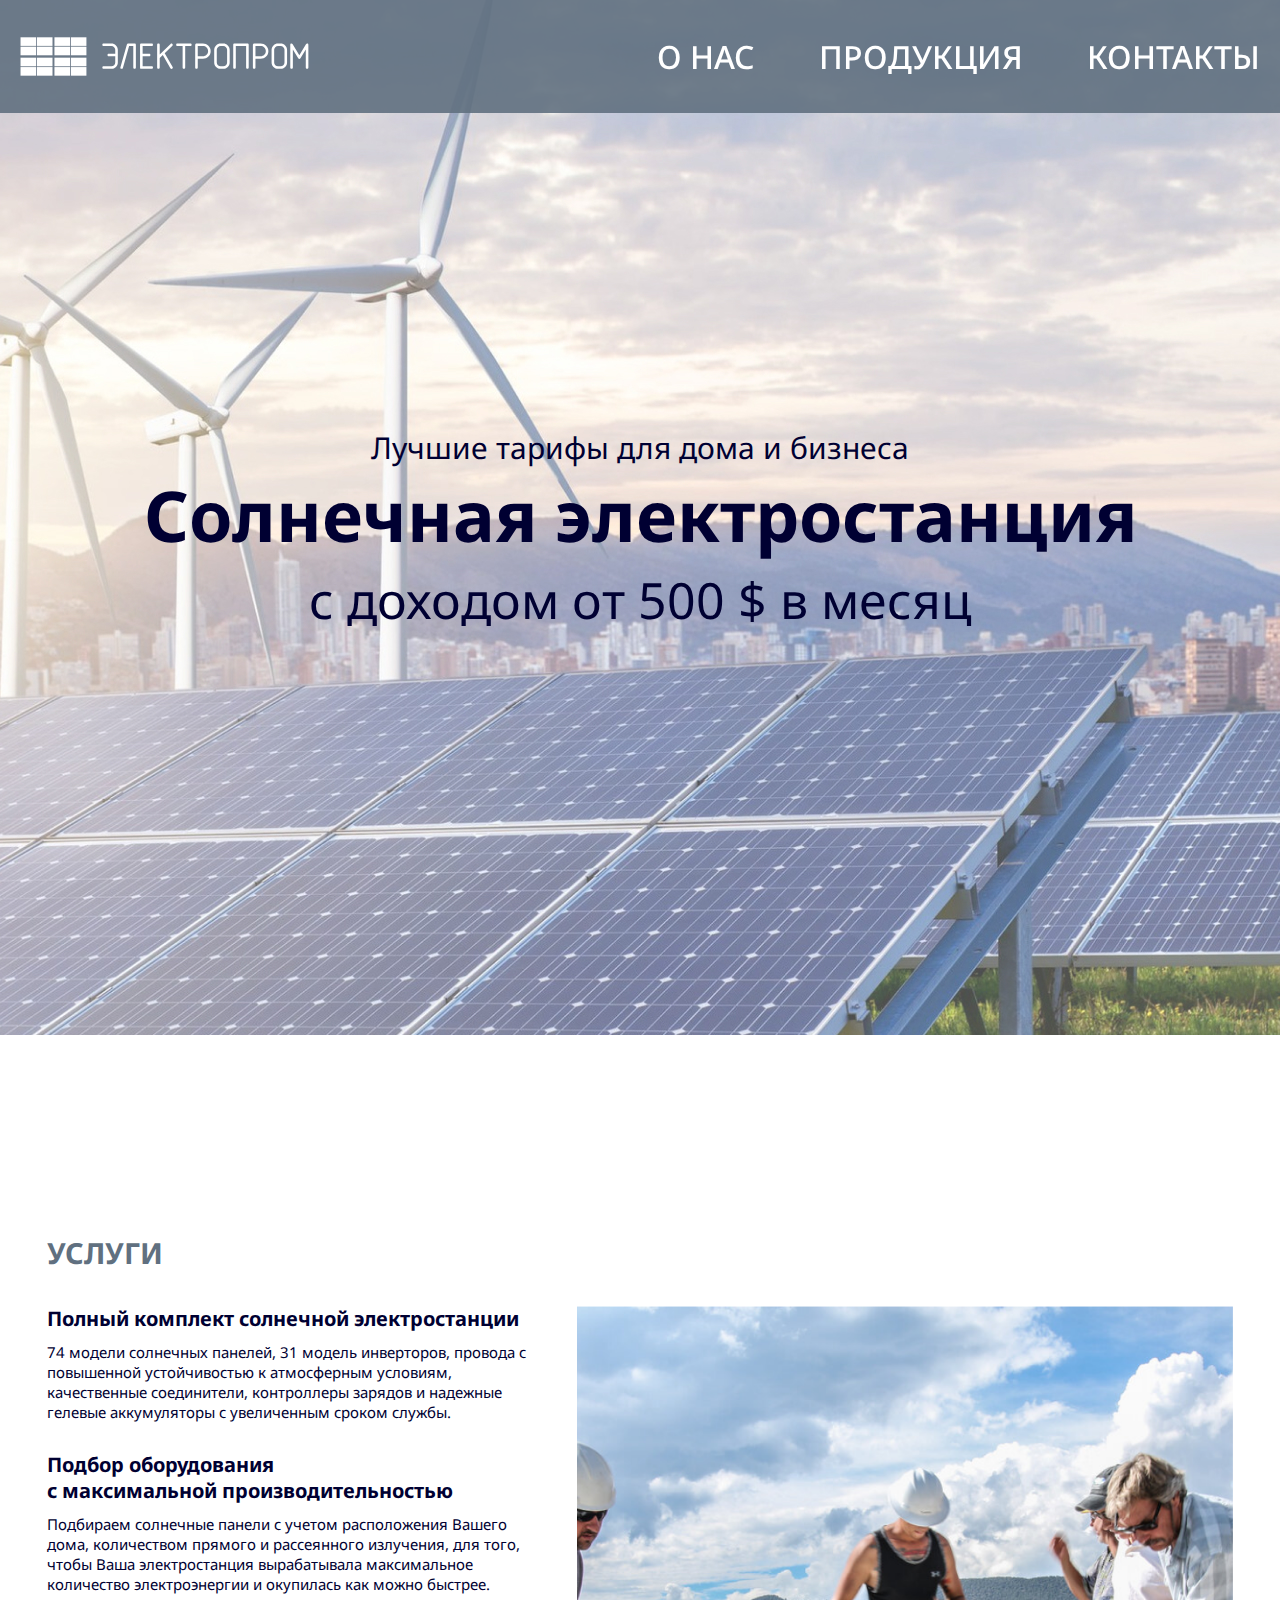
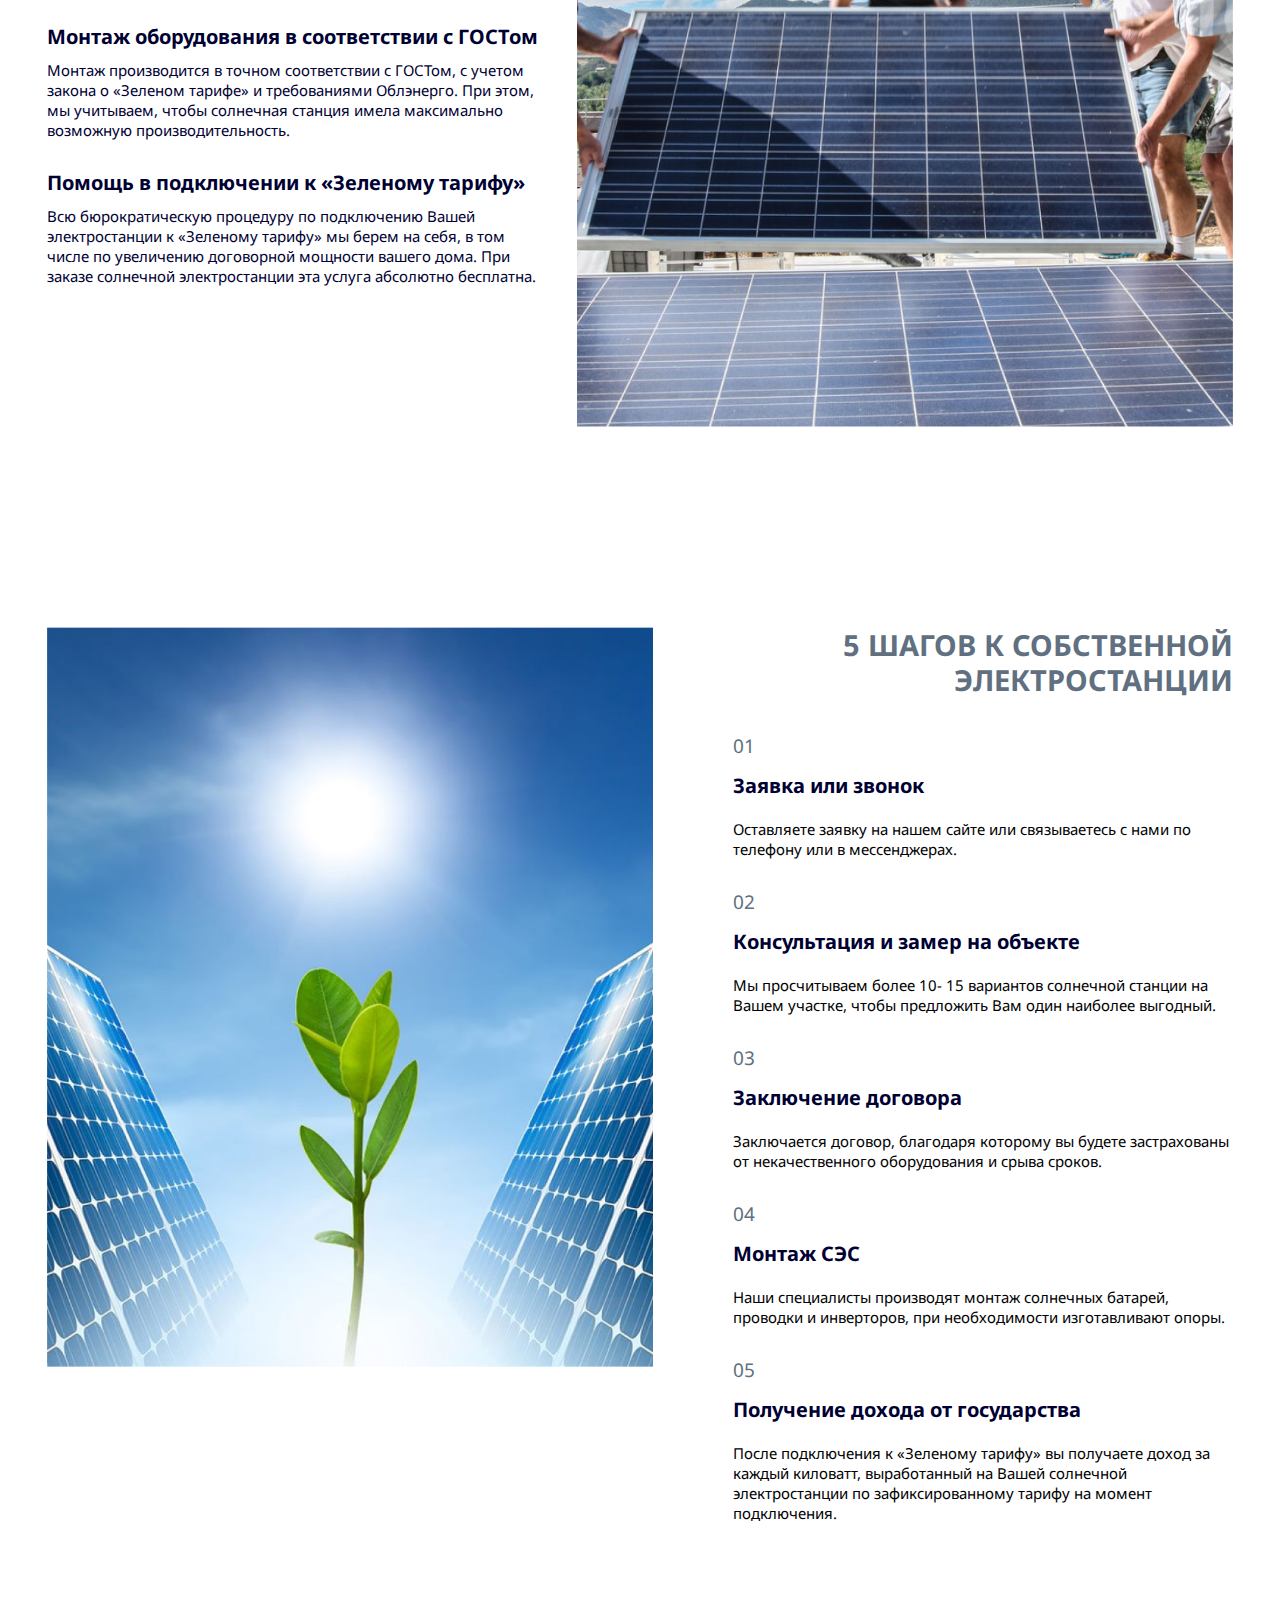
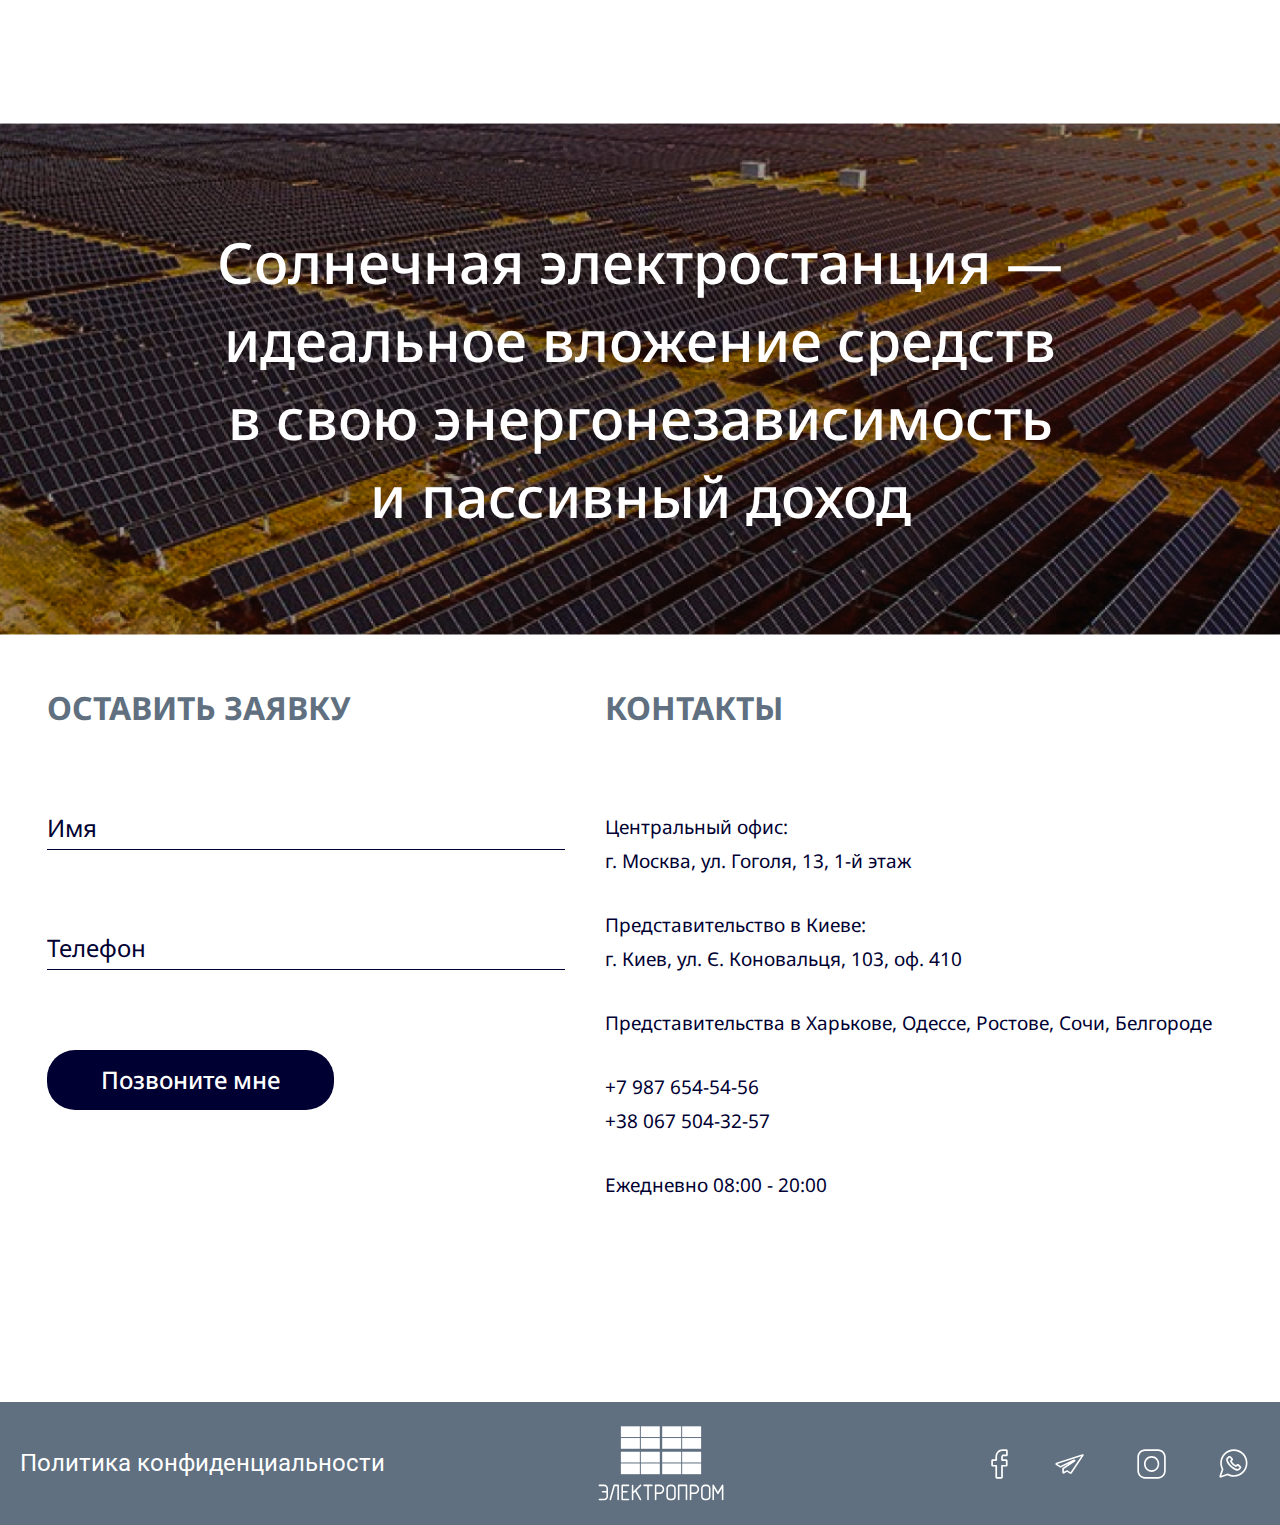
<file: index.html>
<!DOCTYPE html>
<html lang="en">

<head>
  <meta charset="UTF-8">
  <meta name="viewport" content="width=device-width, initial-scale=1.0">
  <title>Главная</title>

  <link rel="preconnect" href="https://fonts.googleapis.com">
  <link rel="preconnect" href="https://fonts.gstatic.com" crossorigin>
  <link href="https://fonts.googleapis.com/css2?family=Noto+Sans:wght@400;700&family=Roboto&display=swap" rel="stylesheet">

  <link rel="stylesheet" href="./css/reset.css">
  <link rel="stylesheet" href="./css/style.css">
  <link rel="stylesheet" href="./css/media.css">

</head>

<body>
  <div class="wrapper">
  <header class="header">
    <div class="container">
      <div class="header__inner">
        <div>
          <a href="./index.html" class="logo">
            <img src="./images/logo.svg" alt="logo" class="logo__img">
          </a>
        </div>
      
  
        <nav class="menu">
          <button class="menu__btn">
            <span class="menu__btn-line"></span>
          </button>
          <ul class="menu__list">
            <li class="menu__list-item">
                <a href="#service" class="menu__list-item-link">
                  О нас
                </a>
            </li>
            <li class="menu__list-item">
                <a href="./page-product.html" class="menu__list-item-link">
                  Продукция
                </a>
              </li>
            <li class="menu__list-item">
                <a href="./page-contact.html" class="menu__list-item-link">
                  Контакты
                </a>
              </li>
          </ul>
        </nav>
      </div>
      
    </div>
    
  </header>
  
    <main class="main">
      <section class="top">
        <div class="container">
          <div class="top__inner">
            <p class="top__subtitle">
              Лучшие тарифы для дома и бизнеса
            </p>
            <h1 class="top__title">
              Солнечная электростанция
            </h1>
            <p class="top__text">
              с доходом от 500 $ в месяц
            </p>
          </div>
        </div>
      </section>

      <section class="service" id="service">
        <div class="container">
          <div class="page__inner">
            <h2 class="service__title">
              УСЛУГИ
            </h2>
            <div class="service__options">
              <div class="service__descr">
                <div class="service__descr-box">
                  <h3 class="service__descr-box-title">
                    Полный комплект солнечной электростанции
                  </h3>
                  <p class="service__descr-box-text">
                    74 модели солнечных панелей, 31 модель инверторов, провода с повышенной устойчивостью к атмосферным условиям, качественные соединители, контроллеры зарядов и надежные гелевые аккумуляторы с увеличенным сроком службы.
                  </p>
                </div>
  
                <div class="service__descr-box">
                  <h3 class="service__descr-box-title">
                    Подбор оборудования <br> с максимальной производительностью
                  </h3>
                  <p class="service__descr-box-text">
                    Подбираем солнечные панели с учетом расположения Вашего дома, количеством прямого и рассеянного излучения, для того, чтобы Ваша электростанция вырабатывала максимальное количество электроэнергии и окупилась как можно быстрее.
                  </p>
                </div>
    
                <div class="service__descr-box">
                  <h3 class="service__descr-box-title">
                    Монтаж оборудования в соответствии с ГОСТом
                  </h3>
                  <p class="service__descr-box-text">
                    Монтаж производится в точном соответствии с ГОСТом, с учетом закона о «Зеленом тарифе» и требованиями Облэнерго. При этом, мы учитываем, чтобы солнечная станция имела максимально возможную производительность.
                  </p>
                </div>
    
                <div class="service__descr-box">
                  <h3 class="service__descr-box-title">
                    Помощь в подключении к «Зеленому тарифу»
                  </h3>
                  <p class="service__descr-box-text">
                    Всю бюрократическую процедуру по подключению Вашей электростанции к «Зеленому тарифу» мы берем на себя, в том числе по увеличению договорной мощности вашего дома. При заказе солнечной электростанции эта услуга абсолютно бесплатна.
                  </p>
                </div>
                
              </div>
  
              <div class="service__images">
                <img src="./images/service-img.png" alt="">
              </div>
            </div>
          </div>
          
        </div>
      </section>

      <section class="step">
        <div class="container">
          <div class="page__inner">
            <div class="step__options">

              <div class="step__images">
                <img src="./images/step-img.png" alt="">
              </div>

              <div class="step__descr">
                <h2 class="step__title">
                  5 ШАГОВ К СОБСТВЕННОЙ <br> ЭЛЕКТРОСТАНЦИИ
                </h2>
                <div class="step__descr-box">
                  <p class="step__descr-box-number">
                    01
                  </p>
                  <h3 class="step__descr-box-title">
                    Заявка или звонок
                  </h3>
                  <p class="step__descr-box-text">
                    Оставляете заявку на нашем сайте или связываетесь с нами по телефону или в мессенджерах.
                  </p>
                </div>
  
                <div class="step__descr-box">
                  <p class="step__descr-box-number">
                    02
                  </p>
                  <h3 class="step__descr-box-title">
                    Консультация и замер на объекте
                  </h3>
                  <p class="step__descr-box-text">
                    Мы просчитываем более 10- 15 вариантов солнечной станции на Вашем участке, чтобы предложить Вам один наиболее выгодный.
                  </p>
                </div>
    
                <div class="step__descr-box">
                  <p class="step__descr-box-number">
                    03
                  </p>
                  <h3 class="step__descr-box-title">
                    Заключение договора
                  </h3>
                  <p class="step__descr-box-text">
                    Заключается договор, благодаря которому вы будете застрахованы от некачественного оборудования и срыва сроков.
                  </p>
                </div>
    
                <div class="step__descr-box">
                  <p class="step__descr-box-number">
                    04
                  </p>
                  <h3 class="step__descr-box-title">
                    Монтаж СЭС
                  </h3>
                  <p class="step__descr-box-text">
                    Наши специалисты производят монтаж солнечных батарей, проводки и инверторов, при необходимости изготавливают опоры.
                  </p>
                </div>

                <div class="step__descr-box">
                  <p class="step__descr-box-number">
                    05
                  </p>
                  <h3 class="step__descr-box-title">
                    Получение дохода от государства
                  </h3>
                  <p class="step__descr-box-text">
                    После подключения к «Зеленому тарифу» вы получаете доход за каждый киловатт, выработанный на Вашей солнечной электростанции по зафиксированному тарифу на момент подключения.
                  </p>
                </div>
                
              </div>
            </div>
          </div>
        </div>
      </section>

      <section class="banner">
        <div class="container">
          <p class="banner__text">
            Солнечная электростанция
            — идеальное вложение средств
            в свою энергонезависимость
            и
            пассивный доход
          </p>
        </div>
      </section>

      <section class="contacts contacts-padding">
        <div class="container">
          <div class="page__inner">
            <div class="contacts__inner">

              <div class="contacts__call">

                <h3 class="contacts__call-title">
                  ОСТАВИТЬ ЗАЯВКУ
                </h3>

                <form action="" class="contacts__call-form">

                  <input type="text" class="contacts__call-form-input" placeholder="Имя">
                  <input type="tel:" class="contacts__call-form-input" required placeholder="Телефон">

                  
                </form>

                <button class="contacts__call-form-btn">Позвоните мне</button>
                
              </div>

              <div class="contacts__info">
                <h3 class="contacts__info-title">
                  КОНТАКТЫ
                </h3>

                <div class="contacts__info-descr">
                  <p>
                    Центральный офис:
                    </p>
                  <p>
                    г. Москва, ул. Гоголя, 13, 1-й этаж
                  </p>
                </div>

                <div class="contacts__info-descr">
                  <p>
                    Представительство в Киеве:
                    </p>
                  <p>
                    г. Киев, ул. Є. Коновальця, 103, оф. 410
                  </p>
                </div>

                <div class="contacts__info-descr">
                  <p>
                    Представительства в Харькове, Одессе, Ростове, Сочи, Белгороде
                  </p>
                </div>

                <div class="contacts__info-descr">
                  <p>
                    +7 987 654-54-56
                  </p>
                  <p>
                    +38 067 504-32-57
                  </p>
                </div>

                <div class="contacts__info-descr">
                  <p>
                    Ежедневно 08:00 - 20:00
                  </p>
                </div>
              </div>
            </div>
          </div>
        </div>
      </section>
    </main>

    <footer class="footer">
      <div class="container">
        <div class="footer__inner">
          <div class="footer__copy">
            Политика конфиденциальности
          </div>
          <div >
            <a href="./index.html" class="footer__logo">
              <img src="./images/footer-logo.svg" alt="">
            </a>
          </div>
          <ul class="footer__social">
          <li class="footer__social-item">
            <a href="" class="footer__social-link">
              <img src="./images/social/f.svg" alt="Facebook" class="footer__social-img">
              </a>
            </li>
          <li class="footer__social-item">
            <a href="" class="footer__social-link">
              <img src="./images/social/t.svg" alt="Telegram" class="footer__social-img">
              </a>
            </li>
          <li class="footer__social-item">
            <a href="" class="footer__social-link">
              <img src="./images/social/i.svg" alt="Instagram" class="footer__social-img">
              </a>
            </li>
          <li class="footer__social-item">
            <a href="" class="footer__social-link">
              <img src="./images/social/w.svg" alt="WhatsApp" class="footer__social-img">
              </a>
            </li>
        </ul>
        </div>
      </div>
    </footer>
  </div>



  <script src="js/jquery-3.6.0.min.js"></script>
  <script src="js/slick.min.js"></script>
  <script src="js/main.js"></script>
</body>

</html>
</file>
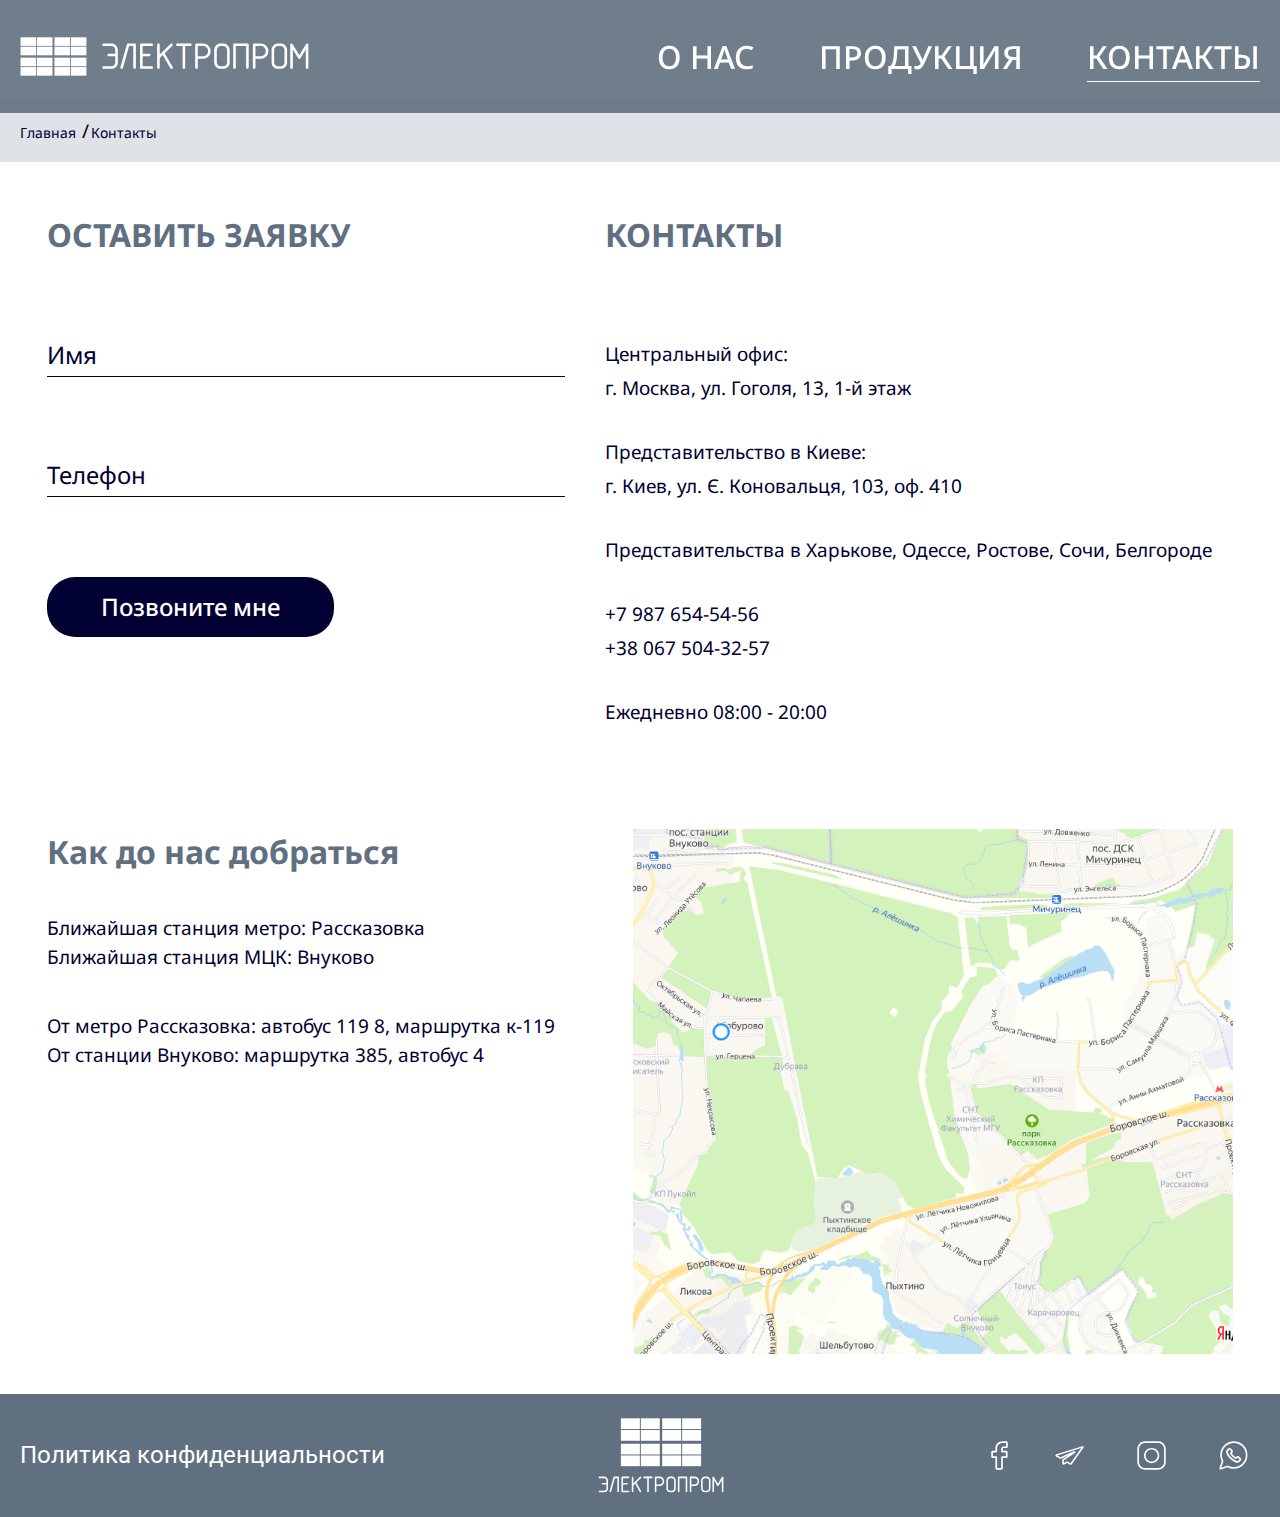
<file: page-contact.html>
<!DOCTYPE html>
<html lang="en">

<head>
  <meta charset="UTF-8">
  <meta name="viewport" content="width=device-width, initial-scale=1.0">
  <title>Главная</title>

  <link rel="preconnect" href="https://fonts.googleapis.com">
  <link rel="preconnect" href="https://fonts.gstatic.com" crossorigin>
  <link href="https://fonts.googleapis.com/css2?family=Noto+Sans:wght@400;700&family=Roboto&display=swap" rel="stylesheet">

  <link rel="stylesheet" href="./css/reset.css">
  <link rel="stylesheet" href="./css/style.css">
  <link rel="stylesheet" href="./css/media.css">

</head>

<body>
  <div class="wrapper">
  <header class="header">
    <div class="container">
      <div class="header__inner">
        <div>
          <a href="./index.html" class="logo">
            <img src="./images/logo.svg" alt="logo" class="logo__img">
          </a>
        </div>
      
  
        <nav class="menu">
          <button class="menu__btn">
            <span class="menu__btn-line"></span>
          </button>
          <ul class="menu__list">
            <ul class="menu__list">
              <li class="menu__list-item">
                  <a href="./index.html">
                    О нас
                  </a>
              </li>
              <li class="menu__list-item">
                  <a href="./page-product.html">
                    Продукция
                  </a>
                </li>
              <li class="menu__list-item">
                  <a href="./page-contact.html" class="menu__list-item-link menu__list-item-link--active">
                    Контакты
                  </a>
                </li>
            </ul>
          </ul>
        </nav>
      </div>
      
    </div>
    
  </header>
  
    <main class="main">
      
      <div class="breadcrumbs">
        <div class="container">
          <ul class="breadcrumbs__list">
            <li class="breadcrumbs__item">
              <a href="./index.html" class="breadcrumbs__link">
                Главная
              </a>
            </li>
            <li class="breadcrumbs__item">
              <span >
                Контакты
              </span>
            </li>
          </ul>
        </div>
      </div>

      <section class="contacts">
        <div class="container">
          <div class="page__inner">
            <div class="contacts__inner">

              <div class="contacts__call">

                <h3 class="contacts__call-title">
                  ОСТАВИТЬ ЗАЯВКУ
                </h3>

                <form action="" class="contacts__call-form">

                  <input type="text" class="contacts__call-form-input" placeholder="Имя">
                  <input type="tel:" class="contacts__call-form-input" required placeholder="Телефон">

                  
                </form>

                <button class="contacts__call-form-btn">Позвоните мне</button>
                
              </div>

              <div class="contacts__info">
                <h3 class="contacts__info-title">
                  КОНТАКТЫ
                </h3>

                <div class="contacts__info-descr">
                  <p>
                    Центральный офис:
                    </p>
                  <p>
                    г. Москва, ул. Гоголя, 13, 1-й этаж
                  </p>
                </div>

                <div class="contacts__info-descr">
                  <p>
                    Представительство в Киеве:
                    </p>
                  <p>
                    г. Киев, ул. Є. Коновальця, 103, оф. 410
                  </p>
                </div>

                <div class="contacts__info-descr">
                  <p>
                    Представительства в Харькове, Одессе, Ростове, Сочи, Белгороде
                  </p>
                </div>

                <div class="contacts__info-descr">
                  <p>
                    +7 987 654-54-56
                  </p>
                  <p>
                    +38 067 504-32-57
                  </p>
                </div>

                <div class="contacts__info-descr">
                  <p>
                    Ежедневно 08:00 - 20:00
                  </p>
                </div>
              </div>
            </div>
          </div>
        </div>
      </section>

      <section class="map">
        <div class="container">
          <div class="page__inner">

            <div class="map__inner">

              <div class="map__adress">

                <h3 class="map__adress-title">
                  Как до нас добраться
                </h3>

                <div class="map__adress-descr">
                  <p>
                    Ближайшая станция метро: Рассказовка
                  </p>
                  <p>
                    Ближайшая станция МЦК: Внуково
                  </p>
                </div>

                <div class="map__adress-descr">
                  <p>
                    От метро Рассказовка: автобус 119 8, маршрутка к-119
                  </p>
                  <p>
                    От станции Внуково: маршрутка 385, автобус 4
                  </p>
                </div>
              </div>

              <div class="map__img">
                <img src="./images/map.png" alt="">
              </div>
            </div>
          </div>
        </div>
      </section>

    </main>

    <footer class="footer">
      <div class="container">
        <div class="footer__inner">
          <div class="footer__copy">
            Политика конфиденциальности
          </div>
          <div >
            <a href="./index.html" class="footer__logo">
              <img src="./images/footer-logo.svg" alt="">
            </a>
          </div>
          <ul class="footer__social">
          <li class="footer__social-item">
            <a href="" class="footer__social-link">
              <img src="./images/social/f.svg" alt="Facebook" class="footer__social-img">
              </a>
            </li>
          <li class="footer__social-item">
            <a href="" class="footer__social-link">
              <img src="./images/social/t.svg" alt="Telegram" class="footer__social-img">
              </a>
            </li>
          <li class="footer__social-item">
            <a href="" class="footer__social-link">
              <img src="./images/social/i.svg" alt="Instagram" class="footer__social-img">
              </a>
            </li>
          <li class="footer__social-item">
            <a href="" class="footer__social-link">
              <img src="./images/social/w.svg" alt="WhatsApp" class="footer__social-img">
              </a>
            </li>
        </ul>
        </div>
      </div>
    </footer>
  </div>



  <script src="js/jquery-3.6.0.min.js"></script>
  <script src="js/slick.min.js"></script>
  <script src="js/main.js"></script>
</body>

</html>
</file>
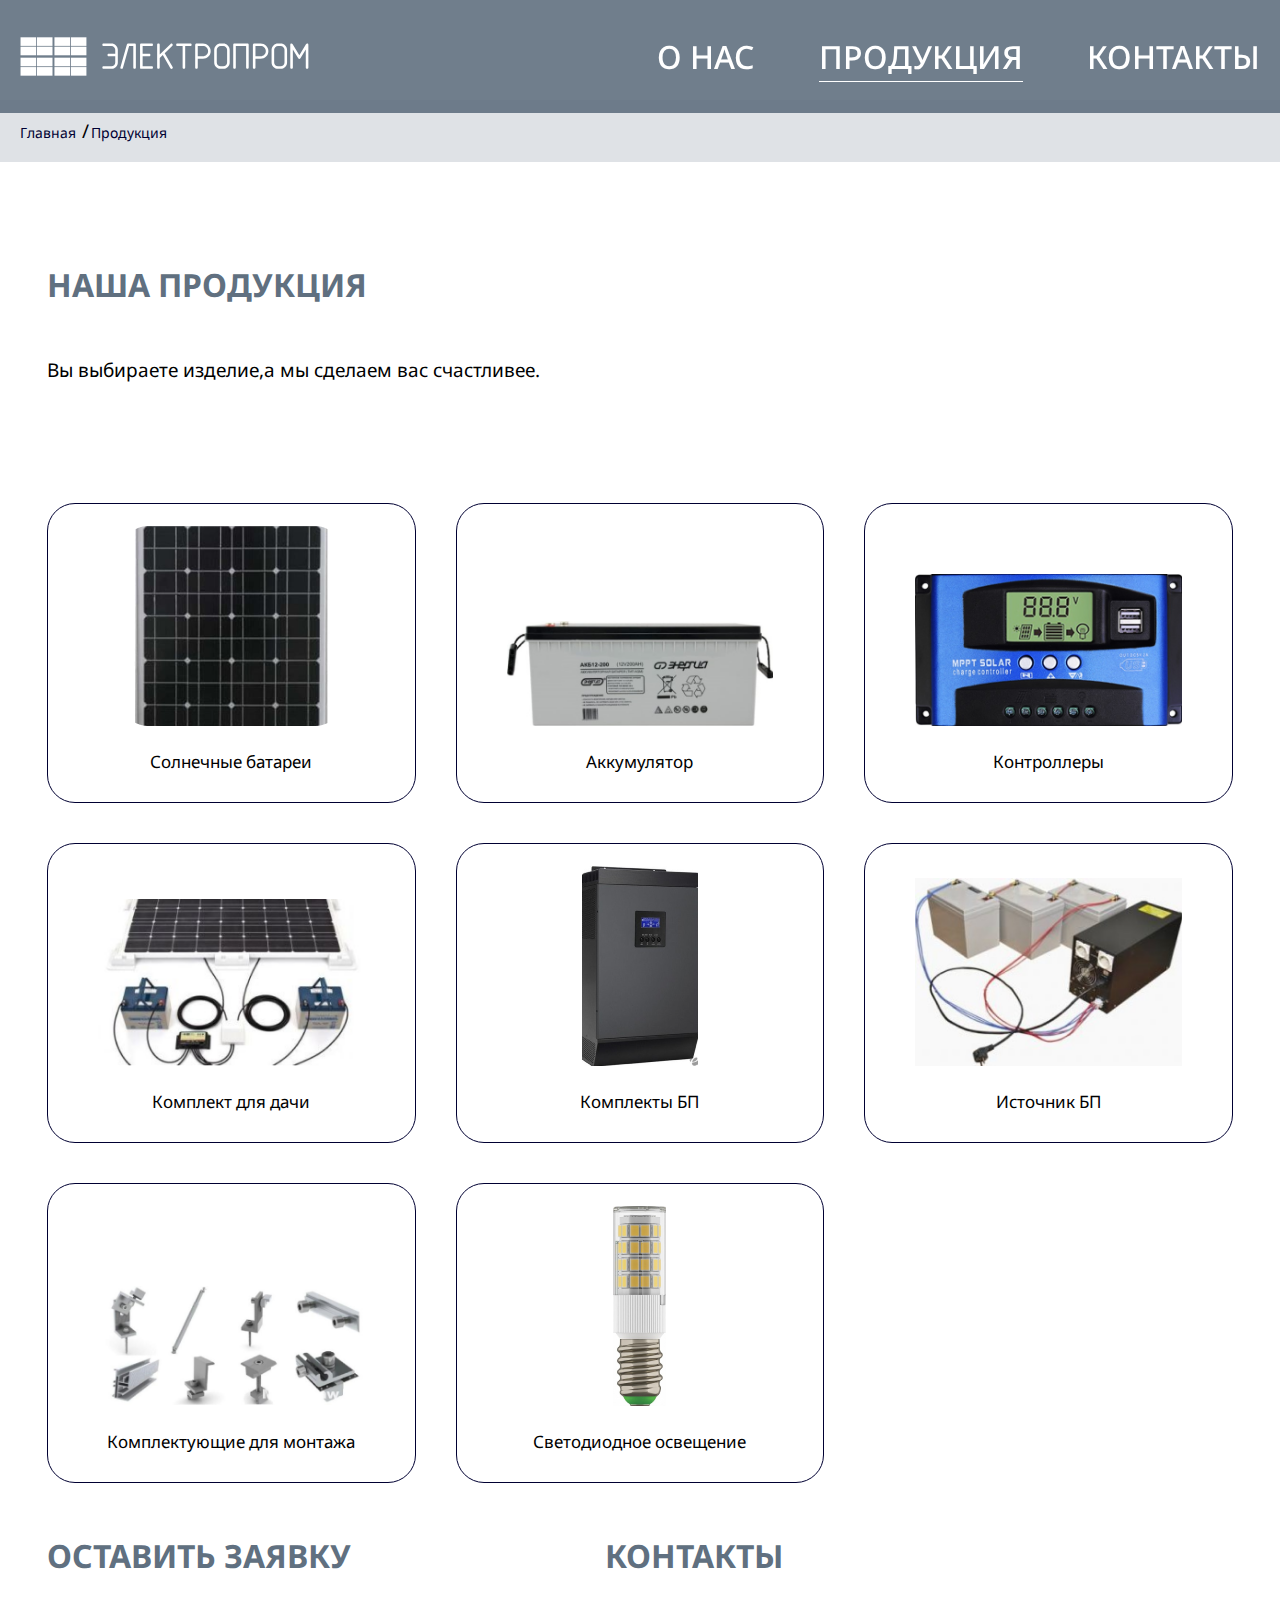
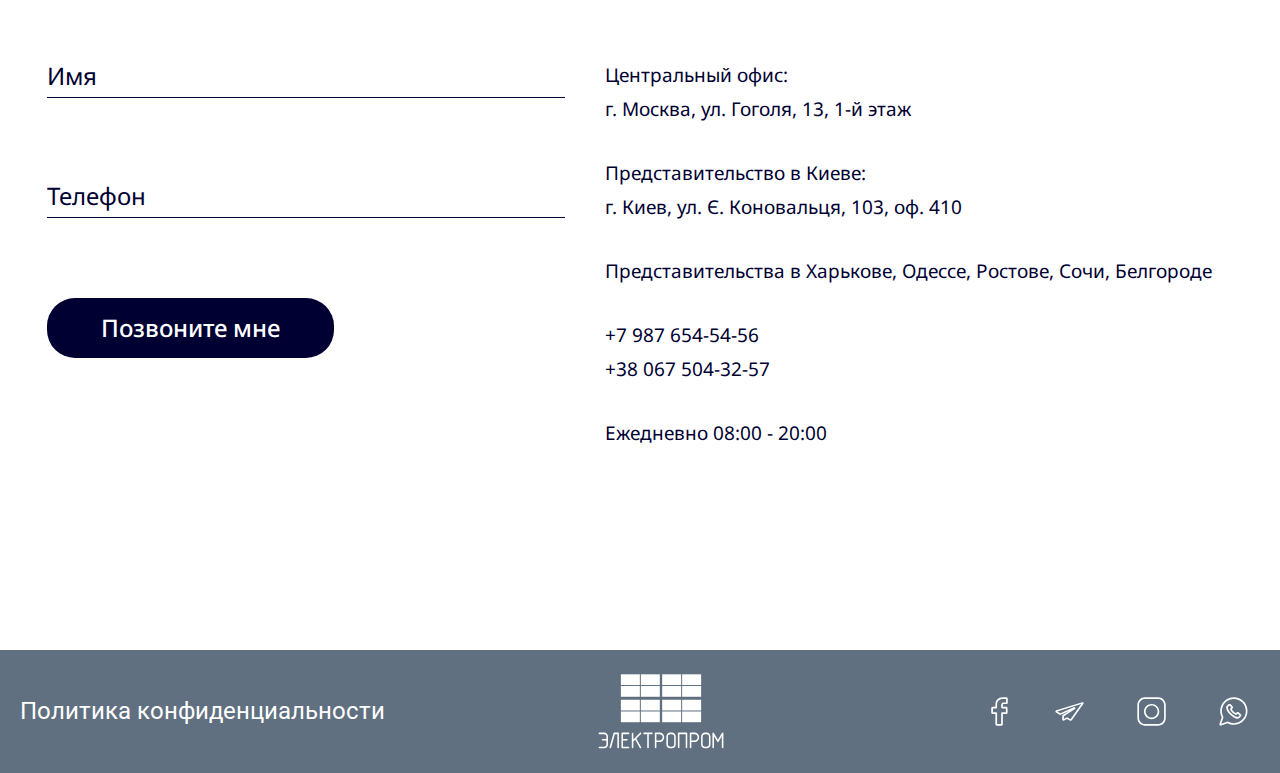
<file: page-product.html>
<!DOCTYPE html>
<html lang="en">

<head>
  <meta charset="UTF-8">
  <meta name="viewport" content="width=device-width, initial-scale=1.0">
  <title>Главная</title>

  <link rel="preconnect" href="https://fonts.googleapis.com">
  <link rel="preconnect" href="https://fonts.gstatic.com" crossorigin>
  <link href="https://fonts.googleapis.com/css2?family=Noto+Sans:wght@400;700&family=Roboto&display=swap" rel="stylesheet">

  <link rel="stylesheet" href="./css/reset.css">
  <link rel="stylesheet" href="./css/style.css">
  <link rel="stylesheet" href="./css/media.css">

</head>

<body>
  <div class="wrapper">
  <header class="header">
    <div class="container">
      <div class="header__inner">
        <div>
          <a href="./index.html" class="logo">
            <img src="./images/logo.svg" alt="logo" class="logo__img">
          </a>
        </div>
      
  
        <nav class="menu">
          <button class="menu__btn">
            <span class="menu__btn-line"></span>
          </button>
          <ul class="menu__list">
            <li class="menu__list-item">
                <a href="./index.html">
                  О нас
                </a>
            </li>
            <li class="menu__list-item">
                <a href="./page-product.html" class="menu__list-item-link menu__list-item-link--active">
                  Продукция
                </a>
              </li>
            <li class="menu__list-item">
                <a href="./page-contact.html">
                  Контакты
                </a>
              </li>
          </ul>
        </nav>
      </div>
      
    </div>
    
  </header>
  
    <main class="main">
      <div class="breadcrumbs">
        <div class="container">
          <ul class="breadcrumbs__list">
            <li class="breadcrumbs__item">
              <a href="./index.html" class="breadcrumbs__link">
                Главная
              </a>
            </li>
            <li class="breadcrumbs__item">
              <span >
                Продукция
              </span>
            </li>
          </ul>
        </div>
      </div>

      <section class="product">
        <div class="container">
          <div class="page__inner">
            <div class="product__inner">

              <h3 class="product__title">
                НАША ПРОДУКЦИЯ
              </h3>
              <p class="product__text">
                Вы выбираете изделие,а мы сделаем вас счастливее.
              </p>

              <div class="product__cards">
                <div class="product__card one">
                  <a href="#" class="product__card-link">
                    <img src="./images/cards/one.png" alt="" class="product__card-img">
                    <p class="product__card-txt">
                      Солнечные батареи
                    </p>
                  </a>
                </div>
                <div class="product__card two">
                  <a href="#" class="product__card-link">
                    <img src="./images/cards/two.png" alt="" class="product__card-img">
                    <p class="product__card-txt">
                      Аккумулятор
                    </p>
                  </a>
                </div>
                <div class="product__card three">
                  <a href="#" class="product__card-link">
                    <img src="./images/cards/three.png" alt="" class="product__card-img">
                    <p class="product__card-txt">
                      Контроллеры
                    </p>
                  </a>
                </div>
                <div class="product__card four">
                  <a href="#" class="product__card-link">
                    <img src="./images/cards/four.png" alt="" class="product__card-img">
                    <p class="product__card-txt">
                      Комплект для дачи
                    </p>
                  </a>
                </div>
                <div class="product__card five">
                  <a href="#" class="product__card-link">
                    <img src="./images/cards/five.png" alt="" class="product__card-img">
                    <p class="product__card-txt">
                      Комплекты БП
                    </p>
                  </a>
                </div>
                <div class="product__card six">
                  <a href="#" class="product__card-link">
                    <img src="./images/cards/six.png" alt="" class="product__card-img">
                    <p class="product__card-txt">
                      Источник БП
                    </p>
                  </a>
                </div>
                <div class="product__card seven">
                  <a href="#" class="product__card-link">
                    <img src="./images/cards/seven.png" alt="" class="product__card-img">
                    <p class="product__card-txt">
                      Комплектующие для монтажа
                    </p>
                  </a>
                </div>
                <div class="product__card eight">
                  <a href="#" class="product__card-link">
                    <img src="./images/cards/eight.png" alt="" class="product__card-img">
                    <p class="product__card-txt">
                      Светодиодное освещение
                    </p>
                  </a>
                </div>
              </div>
            </div>
          </div>
        </div>
      </section>

      <section class="contacts contacts-padding">
        <div class="container">
          <div class="page__inner">
            <div class="contacts__inner">

              <div class="contacts__call">

                <h3 class="contacts__call-title">
                  ОСТАВИТЬ ЗАЯВКУ
                </h3>

                <form action="" class="contacts__call-form">

                  <input type="text" class="contacts__call-form-input" placeholder="Имя">
                  <input type="tel:" class="contacts__call-form-input" required placeholder="Телефон">

                  
                </form>

                <button class="contacts__call-form-btn">Позвоните мне</button>
                
              </div>

              <div class="contacts__info">
                <h3 class="contacts__info-title">
                  КОНТАКТЫ
                </h3>

                <div class="contacts__info-descr">
                  <p>
                    Центральный офис:
                    </p>
                  <p>
                    г. Москва, ул. Гоголя, 13, 1-й этаж
                  </p>
                </div>

                <div class="contacts__info-descr">
                  <p>
                    Представительство в Киеве:
                    </p>
                  <p>
                    г. Киев, ул. Є. Коновальця, 103, оф. 410
                  </p>
                </div>

                <div class="contacts__info-descr">
                  <p>
                    Представительства в Харькове, Одессе, Ростове, Сочи, Белгороде
                  </p>
                </div>

                <div class="contacts__info-descr">
                  <p>
                    +7 987 654-54-56
                  </p>
                  <p>
                    +38 067 504-32-57
                  </p>
                </div>

                <div class="contacts__info-descr">
                  <p>
                    Ежедневно 08:00 - 20:00
                  </p>
                </div>
              </div>
            </div>
          </div>
        </div>
      </section>

    </main>

    <footer class="footer">
      <div class="container">
        <div class="footer__inner">
          <div class="footer__copy">
            Политика конфиденциальности
          </div>
          <div >
            <a href="./index.html" class="footer__logo">
              <img src="./images/footer-logo.svg" alt="">
            </a>
          </div>
          <ul class="footer__social">
          <li class="footer__social-item">
            <a href="" class="footer__social-link">
              <img src="./images/social/f.svg" alt="Facebook" class="footer__social-img">
              </a>
            </li>
          <li class="footer__social-item">
            <a href="" class="footer__social-link">
              <img src="./images/social/t.svg" alt="Telegram" class="footer__social-img">
              </a>
            </li>
          <li class="footer__social-item">
            <a href="" class="footer__social-link">
              <img src="./images/social/i.svg" alt="Instagram" class="footer__social-img">
              </a>
            </li>
          <li class="footer__social-item">
            <a href="" class="footer__social-link">
              <img src="./images/social/w.svg" alt="WhatsApp" class="footer__social-img">
              </a>
            </li>
        </ul>
        </div>
      </div>
    </footer>
  </div>



  <script src="js/jquery-3.6.0.min.js"></script>
  <script src="js/slick.min.js"></script>
  <script src="js/main.js"></script>
</body>

</html>
</file>
<file: css/style.css>
/* Noto Sans Medium */
@font-face {
  font-family: 'Noto Sans', sans-serif;
  src:  url('../fonts/NotoSansTC-Medium-Alphabetic.woff2') format('woff2'),
        url('../fonts/NotoSansTC-Medium-Alphabetic.woff') format('woff');
  font-weight: 500;
  font-style: normal;
  font-display: swap;
}
html,
body {
	height: 100%;
}
body{
	font-family: 'Noto Sans', sans-serif;
	font-size: 19px;
  line-height: 26px;
	font-weight: 400;
	overflow-x: hidden;
	min-width: 320px;
}
.wrapper {
	display: flex;
	flex-direction: column;
	min-height: 100%;
}

.main {
	flex: 1 0 auto;
}
.footer {
	flex: 0 0 auto;
}
a{
	color: inherit;
}
.container{
  max-width: 1740px;
  margin: 0 auto;
  padding: 0 20px;
}
.logo img,
.footer__logo img,
.footer__social-link img{
  width: 70%;
}

.breadcrumbs {
  margin-top: 100px;
  background: rgba(96, 112, 128, .2);
  padding: 18px 0;
}
.breadcrumbs__list {
  display: flex;
}
.breadcrumbs__item::after {
  content: '/';
  margin-right: 2px;
  margin-left: 2px;
}
.breadcrumbs__item:last-child::after{
  display: none;
}
.breadcrumbs__link {
  font-weight: 400;
  font-size: 14px;
  line-height: 19px;
  color: #000032; 
}
.breadcrumbs__item span{
  font-weight: 400;
  font-size: 14px;
  line-height: 19px;
  color: #000032;
}
/* START HEADER */

.header {
  /* background: #607080; */
  background: rgba(96, 112, 128, .9);
  position: fixed;
  left: 0;
  top: 0;
  right: 0;
  z-index: 10;
  padding: 34px 0;
}
.header__inner {
  display: flex;
  justify-content: space-between;
  align-items: center;
  text-transform: uppercase;
  color: #FFFFFF;
  font-weight: 500;
  font-size: 32px;
  line-height: 45px;
}
.menu {
  position: relative;
}
.menu__btn {
  display: none;
}
.menu__list-item {
  display: inline-block;
  position: relative;
  cursor: pointer;
  transition: all .5s;
}
.menu__list-item:hover{
  color: rgba(0, 0, 50, .5);
}
.menu__list-item + .menu__list-item{
  margin-left: 56px;
}
.menu__list-item-link--active{
  padding-bottom: 4px;
  position: relative;
}
.menu__list-item-link--active:after{
  content: "";
  position: absolute;
  bottom: 0;
  left: 0;
  right: 0;
  height: 1px;
  background: #fff;
}

/* TOP START */

.top {
  background-image: url(../images/bg-top.png);
  background-position: center top;
  background-repeat: no-repeat;
  height: 100%;
  padding-top: 430px;
  padding-bottom: 400px;

}
.top__inner {
  text-align: center;
  font-weight: 400;
  color: #000032;
}
.top__subtitle {
  /* padding-top: 430px; */
  font-size: 32px;
  line-height: 45px;
}
.top__title {
  font-weight: 700;
  font-size: 87px;
  line-height: 120px;
}
.top__text {
  font-size: 57px;
  line-height: 78px;
  /* padding-bottom: 400px; */
}

/* SERVICE START */


.service {
  padding: 200px 0;
}
.page__inner {
  padding: 0 27px;
}
.service__title {
  font-weight: bold;
  font-size: 32px;
  line-height: 45px;
  color: #607080;
  margin-bottom: 78px;
}
.service__options {
  display: flex;
  justify-content: space-between;
}
.service__descr {
  margin-right: 123px;
  /* max-width: 700px; */
}
.service__descr-box {
  margin-bottom: 68px;
}
.service__descr-box:last-child{
  margin-bottom: 0;
}
.service__descr-box-title {
  font-weight: bold;
  font-size: 24px;
  line-height: 34px;
  color: #000032;
  margin-bottom: 27px;
}
.service__descr-box-text {
  font-size: 19px;
  line-height: 26px;
  color: #000032;
}
.service__descr-text {
}
.service__images{
  flex-basis: auto;
}

/* START STEP */

.step {
  padding-bottom: 100px;
}
.step__options {
  display: flex;
  justify-content: space-between;
}
.step__images {
  flex-basis: auto;
}
.step__images img{
  /* max-width: 100%; */
}
.step__descr {
  margin-left: 123px;
  /* max-width: 700px; */
}
.step__title {
  font-weight: bold;
  font-size: 32px;
  line-height: 45px;
  text-align: right;
  color: #607080;
  margin-bottom: 52px;
}
.step__descr-box {
  margin-bottom: 40px;
}
.step__descr-box:last-child{
  margin-bottom: 0;
}
.step__descr-box-number {
  color: #607080;
  margin-bottom: 14px;
}
.step__descr-box-title {
  font-weight: bold;
  font-size: 24px;
  line-height: 34px;
  color: #000032;
  margin-bottom: 6px;
}

/* START BANNER */

.banner {
  background-image: url(../images/banne.png);
  background-position: center center;
  background-repeat: no-repeat;
  background-size: cover;
  height: 100%;
  padding: 180px 0;
  margin: 100px 0 50px;
}
.banner__text {
  font-weight: 500;
  font-size: 57px;
  line-height: 78px;
  text-align: center;
  color: #FFFFFF;
  max-width: 850px;
  margin: 0 auto;
}

/* START CONTACTS */

.contacts {
  margin-top: 50px;
  padding-bottom: 100px;
}
.contacts-padding{
  margin-bottom: 100px;
}
.contacts__inner {
  display: flex;
  justify-content: space-between;
}
.contacts__call {
  flex-basis: 700px;
  padding-right: 40px;
}
.contacts__call-title,
.contacts__info-title {
  font-weight: 700;
  font-size: 32px;
  line-height: 45px;
  color: #607080;
  margin-bottom: 80px;
}
.contacts__call-form {
  display: flex;
  flex-direction: column;
}
.contacts__call-form-input {
  width: 100%;
}
.contacts__call-form-input{
  border: none;
  border-bottom: 1.37143px solid #000032;
  margin-bottom: 80px;
  height: 40px;
}
.contacts__call-form-input::placeholder{
  font-weight: 400;
  font-size: 24px;
  line-height: 34px;
  color: #000032;
  padding-right: 10px;
}
.contacts__call-form-btn {
  font-weight: 500;
  font-size: 24px;
  line-height: 34px;
  text-align: center;
  color: #FFFFFF;

  background: #000032;
  border-radius: 28px;
  padding: 13px 54px;
  transition: all .5s;
  cursor: pointer;
}
.contacts__call-form-btn:hover{
  background-color: #0e0e93;
}
.contacts__info {
  flex-basis: 800px;
}
.contacts__info-descr {
  font-size: 24px;
  line-height: 34px;
  color: #000032;
  margin-bottom: 40px;
}
.contacts__info-descr:last-child{
  margin-bottom: 0;
}
input{
  padding: 0;
  margin: 0;
  outline: none;
  background-color: inherit;
}
button{
  padding: 0;
  margin: 0;
  outline: none;
  border: none;
  background-color: inherit;
}

/* MAP START */

.map {
  margin-bottom: 40px;
}
.map__inner {
  display: flex;
  justify-content: space-between;
}
.map__adress {
  margin-right: 40px;
}
.map__adress-title {
  font-weight: 700;
  font-size: 32px;
  line-height: 45px;
  color: #607080;
  margin-bottom: 40px;
}
.map__adress-descr {
  margin-bottom: 40px;
  font-size: 24px;
  line-height: 34px;
  color: #000032;
}
.map__img img{
  max-width: 100%;
}
.map__img{
  flex-basis: 800px;
}
/* START PRODUCT */

.product {
  margin-top: 100px;
  margin-bottom: 50px;
}
.product__title {
  font-size: 32px;
  line-height: 45px;
  color: #607080;
  margin-bottom: 50px;
}
.product__text {
  margin-bottom: 120px;
}
.product__cards {
  display: grid;
  grid-template-columns: repeat(4, 1fr);
  grid-template-rows: repeat(2, 1fr);
  gap: 40px;

  grid-template-areas: 
                          'one two three four'
                          'five six seven eight';
}
.product__card {
  display: flex;
  flex-direction: column;
  justify-content: flex-end;
  align-items: center;

  padding: 22px 50px 28px;
  border: 1px solid #000032;
  border-radius: 28px;

  cursor: pointer;
  transition: all .5s;
}
.product__card:hover{
  box-shadow: 3px 8px 38px 9px rgba(0, 0, 50, 0.12);
}
.product__card-img {
  margin: 0 auto;
  max-width: 100%;
}
.product__card-txt {
  text-align: center;
  margin-top: 24px;
}
.one {
  grid-area: one;
}
.two {
  grid-area: two;
}
.three {
  grid-area: three;
}
.four {
  grid-area: four;
}
.five {
  grid-area: five;
}
.six {
  grid-area: six;
}
.seven {
  grid-area: seven;
}
.eight {
  grid-area: eight;
}

/* FOOTER START */

.footer {
  background: #607080;
}
.footer__inner{
  display: flex;
  justify-content: space-between;
  align-items: center;
  padding: 24px 0;

}
.footer__copy {
  font-family: 'Roboto', sans-serif;
  font-weight: 400;
  font-size: 24px;
  line-height: 29px;
  color: #FFFFFF;
}
.footer__social {
  display: flex;
  align-items: center;
}
.footer__social-item {
  transition: all .5s;
}
.footer__social-item:hover {
  opacity: .5;
}
.footer__social-item + .footer__social-item {
  margin-left: 40px;
}
</file>
<file: css/media.css>
@media(max-width: 1660px){
  .service__descr {
    margin-right: 100px;
  }
  .service__descr-box-title{
    font-size: 22px;
    line-height: 30px;
    margin-bottom: 22px;
  }
  .service__descr-box{
    margin-bottom: 60px;
  }
  .map__adress-descr{
    font-size: 19px;
    line-height: 29px;
  }
}
@media(max-width: 1570px){
  .contacts__info-descr{
    font-size: 19px;
    line-height: 34px;
    margin-bottom: 30px;
  }
}

@media(max-width: 1560px){
  .service__descr-box{
    margin-bottom: 50px;
  }
  .service__descr-box-title,
  .step__descr-box-title{
    font-size: 20px;
    line-height: 26px;
    margin-bottom: 20px;
  }
  .service__descr-box-text,
  .step__descr-box-text{
    font-size: 15px;
    line-height: 20px;
  }
  .step__title,
  .service__title {
    font-size: 29px;
    line-height: 35px;
  }
}
@media(max-width: 1520px){
  .step__descr{
    margin-left: 80px;
  }
  .step__title,
  .service__title {
    margin-bottom: 36px;
  }
  .step__descr-box{
    margin-bottom: 30px;
  }
}
@media(max-width: 1460px){
  .service__images img,
  .step__images img{
    max-width: 100%;
    width: 100%;
  }
  .service__descr{
    max-width: 500px;
    margin-right: 60px;
  }
  .step__descr{
    max-width: 500px;
  }
  .map__img{
    flex-basis: 600px;
  }
}
@media(max-width: 1350px){
  .product__card-txt{
    font-size: 17px;
    line-height: 24px;
  }
}
@media(max-width: 1320px){
  .service__descr-box-title{
    margin-bottom: 10px;
  }
  .service__descr-box{
    margin-bottom: 30px;
  }
  .service__descr {
    margin-right: 30px;
  }
  .banner{
    padding: 100px 0;
  }
  .product__cards {
    grid-template-columns: repeat(3, 1fr);
    grid-template-rows: repeat(3, 1fr);
  
    grid-template-areas: 
                            'one two three'
                            'four five six'
                            'seven eight sdsdf';
  }
}
@media(max-width: 1300px){
  .top__subtitle {
    font-size: 30px;
    line-height: 35px;
  }
  .top__title {
    font-size: 70px;
    line-height: 100px;
  }
  .top__text{
    font-size: 50px;
    line-height: 70px;
  }
}
@media(max-width: 1270px){
  .step__options{
    flex-direction: column;
    /* align-items: center; */
  }
  .step__images{
    order: 1;
  }
  .step__descr{
    max-width: none;
    margin-bottom: 30px;
  }
  .step__descr{
    margin-left: 0;
  }
  .map__adress-descr{
    font-size: 15px;
    line-height: 22px;
  }
  .map__img {
    flex-basis: 430px;
  }
}
@media(max-width: 1100px){
  .menu__list-item{
    font-size: 25px;
    line-height: 35px;
  }
  .service__options{
    flex-direction: column;
  }
  .service__descr{
    max-width: none;
    margin-bottom: 30px;
  }
  .service {
    padding: 100px 0;
  }
  .service__images{
    flex-basis: auto;
    /* width: 70%; */
  }
  .contacts__call-form-btn{
    padding: 13px 40px;
    font-size: 20px;
  }
  .contacts__info {
    flex-basis: 600px;
  }
  .contacts__info-descr{
    line-height: 27px;
  }
  .contacts__call-form-input::placeholder{
    font-size: 20px;
    line-height: 30px;
  }
  .contacts-padding{
    margin-bottom: 0;
  }
  .contacts__call-title, 
  .contacts__info-title{
    font-size: 28px;
    line-height: 30px;
    margin-bottom: 60px;
  }
}
@media(max-width: 1070px){
  .top__subtitle {
    font-size: 27px;
    line-height: 30px;
  }
  .top__title {
    font-size: 58px;
    line-height: 90px;
  }
  .top__text {
    font-size: 45px;
    line-height: 60px;
  }
}
@media(max-width: 1000px){
  .menu__list{
    position: fixed;
    left: 0;
    right: 0;
    top: 0;
    bottom: 0;
    background: rgba(96, 112, 128, .9);
    z-index: -1;
    display: flex;
    padding-top: 150px;
    padding-left: 24px;
    flex-direction: column;
    transform: translateY(-1000%);
    transition: transform .3s;
  }
  .menu__list--active{
    transform: translateY(0%);
    overflow: auto;
  }
  .menu__btn{
    display: block;
    background-color: transparent;
    border: none;
    outline: none;
    padding: 0;
    cursor: pointer;
  }
  .menu__btn::before,
  .menu__btn::after{
    content: "";
    width: 34px;
    height: 2px;
    background-color: #E0E0E0;
    display: block;
    margin-bottom: 6px;
    transition: transform .3s;
  }
  .menu__btn::after{
    width: 34px;
    margin-bottom: 0;
    margin-left: auto;
  }
  .menu__btn.menu__btn--active .menu__btn-line{
    opacity: 0;
    transition: opacity 0s;
  }
    
  .menu__btn.menu__btn--active::after{
      width: 34px;
      transform: translateY(-5px) rotate(-135deg);
    }
  .menu__btn.menu__btn--active::before{
    transform: translateY(11px) rotate(135deg);
  }
  .menu__btn-line{
    width: 34px;
    display: block;
    height: 2px;
    background-color: #E0E0E0;
    margin-bottom: 6px;
    opacity: 1;
    transition: opacity 1s;
  }
  .menu__list-item + .menu__list-item{
    margin-left: 0;
    margin-top: 40px;
  }
  .banner__text{
    font-size: 30px;
    line-height: 38px;
  }
  .map__inner{
    flex-direction: column;
  }
  .map__adress{
    margin-right: 0;
    order: 1;
  }
  .map__img{
    flex-basis: 0;
    margin-bottom: 30px;
  }
  .map__img img{
    width: 100%;
  }
  
}
@media(max-width: 900px){
  .footer__inner{
    flex-direction: column;
  }
  .footer__copy{
    margin-bottom: 20px;
  }
  .footer__social{
    margin-top: 20px;
  }
  .footer__logo img{
    width: 50%;
    margin: 0 auto;
  }
  .footer__social-link img{
    width: 70%;
    margin: 0 auto;
  }
  .contacts__call-form-input{
    margin-bottom: 40px;
  }
  .product__cards {
    grid-template-columns: repeat(2, 1fr);
    grid-template-rows: repeat(4, 1fr);
  
    grid-template-areas: 
                            'one two '
                            'three four '
                            'five six'
                            'seven eight';
  }
  .step__descr-box{
    margin-bottom: 20px;
  }
  .step__descr-box-number{
    margin-bottom: 10px;
  }
  .step__descr-box-title{
    margin-bottom: 10px;
  }
  .step{
    padding-bottom: 50px;
  }
  .product{
    margin-top: 50px;
  }
  .product__text {
    margin-bottom: 50px;
  }
  .product__title{
    margin-bottom: 20px;
  }
}
@media(max-width: 880px){
  .top{
    padding: 300px 0;
  }
  .top__subtitle {
    font-size: 24px;
  }
  .top__title {
    font-size: 43px;
    line-height: 50px;
  }
  .top__text {
    font-size: 38px;
    line-height: 44px;
  }
  
}
@media(max-width: 820px){
  .contacts__inner{
    flex-direction: column;
  }
  .contacts__call{
    flex-basis: 0;
  }
  .contacts__call-form-btn{
    margin-bottom: 50px;
  }
  .contacts__info{
    flex-basis: 0;
  }
  .contacts__call-title, 
  .contacts__info-title{
    margin-bottom: 40px;
  }
}
@media(max-width: 676px){
  .top__subtitle {
    font-size: 19px;
  }
  .top__title {
    font-size: 29px;
    line-height: 49px;
  }
  .top__text {
    font-size: 27px;
  }
  .banner__text {
    font-size: 26px;
    line-height: 30px;
  }
  .banner{
    margin: 0;
    padding: 60px 0;
  }
  .product__cards {
    grid-template-columns: repeat(1, 1fr);
    grid-template-rows: repeat(4, 1fr);
  
    grid-template-areas: 
                            'one'
                            'two '
                            'three'
                            'four'
                            'five'
                            'six'
                            'seven'
                            'eight';
  }
}
@media(max-width: 500px){
.step__title,
.service__title{
  font-size: 20px;
  line-height: 25px;
}
}
@media(max-width: 570px){
  .service__descr-box-title{
    font-size: 15px;
    line-height: 19px;
  }
  .service__descr-box-text,
  .step__descr-box-text{
    font-size: 13px;
    line-height: 17px;
  }
}
@media(max-width: 460px){
  .top{
    padding: 200px 0;
  }
  .top__subtitle {
    font-size: 15px;
  }
  .top__text {
    font-size: 20px;
  }
  .page__inner{
    padding: 0;
  }
  .service {
    padding: 50px 0;
  }
  .step__descr-box-title{
    font-size: 17px;
    line-height: 20px;
  }
  .breadcrumbs {
    margin-top: 90px;
  }
}
@media(max-width: 405px){
  .footer__copy {
    font-size: 18px;
  }
  .step__descr-box-title,
  .step__descr-box-number{
    font-size: 15px;
    line-height: 15px;
  }
  .step__title,
  .service__title{
    font-size: 15px;
    line-height: 15px;
    text-align: left;
  }
  .banner__text {
    font-size: 20px;
    line-height: 25px;
  }
  .contacts__info-descr{
    font-size: 14px;
    line-height: 18px;
  }
  .contacts__call-title, 
  .contacts__info-title{
    font-size: 22px;
    line-height: 25px;
    margin-bottom: 30px;
  }
  .contacts__call-form-input::placeholder{
    font-size: 15px;
    line-height: 20px;
  }
  .contacts__call-form-btn{
    font-size: 15px;
    line-height: 25px;
    padding: 13px 20px;
  }
  .contacts {
    padding-bottom: 50px;
  }
  .map__adress-title{
    font-size: 22px;
    line-height: 25px;
    margin-bottom: 30px;
  }
  .map__adress-descr{
    margin-bottom: 30px;
  }
  .product__card {
    padding: 17px 20px;
  }
  .product__text {
    margin-bottom: 50px;
    font-size: 15px;
  }
  .product__title{
    font-size: 20px;
    line-height: 15px;
    margin-bottom: 20px;
  }
  .breadcrumbs__list{
    font-size: 10px;
    line-height: 20px;
  }
  .product__card-img{
    max-width: 70%;
  }
}
@media(max-width: 330px){
  .product__cards {
    grid-template-columns: repeat(1, 250px);
    grid-template-rows: repeat(4, 1fr);
  }
  .product__card-txt {
    margin-top: 14px;
  }
  .breadcrumbs {
    margin-top: 85px;
  }
}

@media(max-width: 320px){
  .service__images,
  .step__images {
    width: 80%;
  }
  .footer__social-item + .footer__social-item{
    margin-left: 20px;
  }
  .footer__inner {
    align-items: start;
  }
  .footer__logo img{
    margin: 0;
    display: none;
  }
  .footer__copy {
    font-size: 15px;
    margin-bottom: 10px;
  }
  .footer__social-link img{
    width: 60%;
  }
  .top__subtitle {
    font-size: 15px;
    line-height: 20px;
  }
  .top__title {
    font-size: 20px;
    line-height: 26px;
  }
  .top__text {
    font-size: 16px;
    line-height: 25px;
  }
  .top{
    padding: 150px 0;
  }
  .banner__text{
    max-width: none;
    margin: none;
  }
  .product__cards {
    grid-template-columns: repeat(1, 220px);
    grid-template-rows: repeat(4, 1fr);
  }
}
</file>
